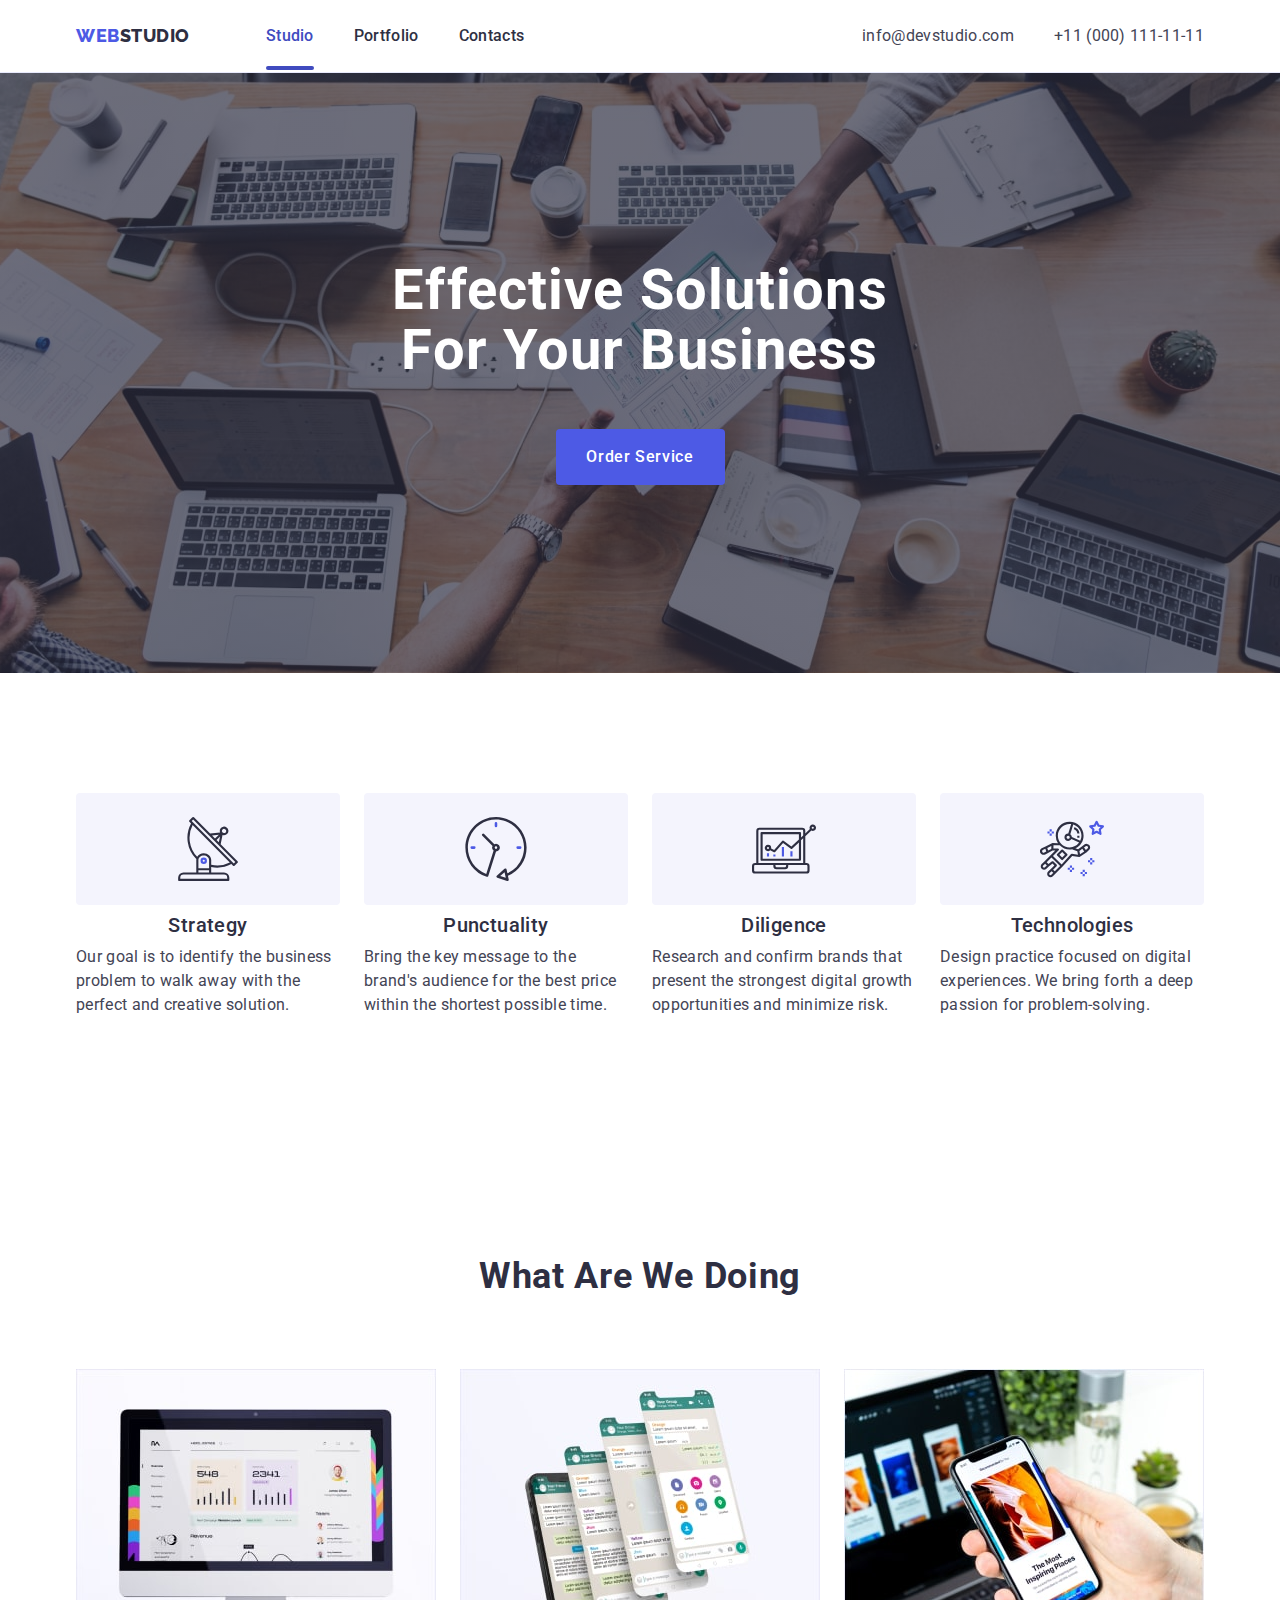
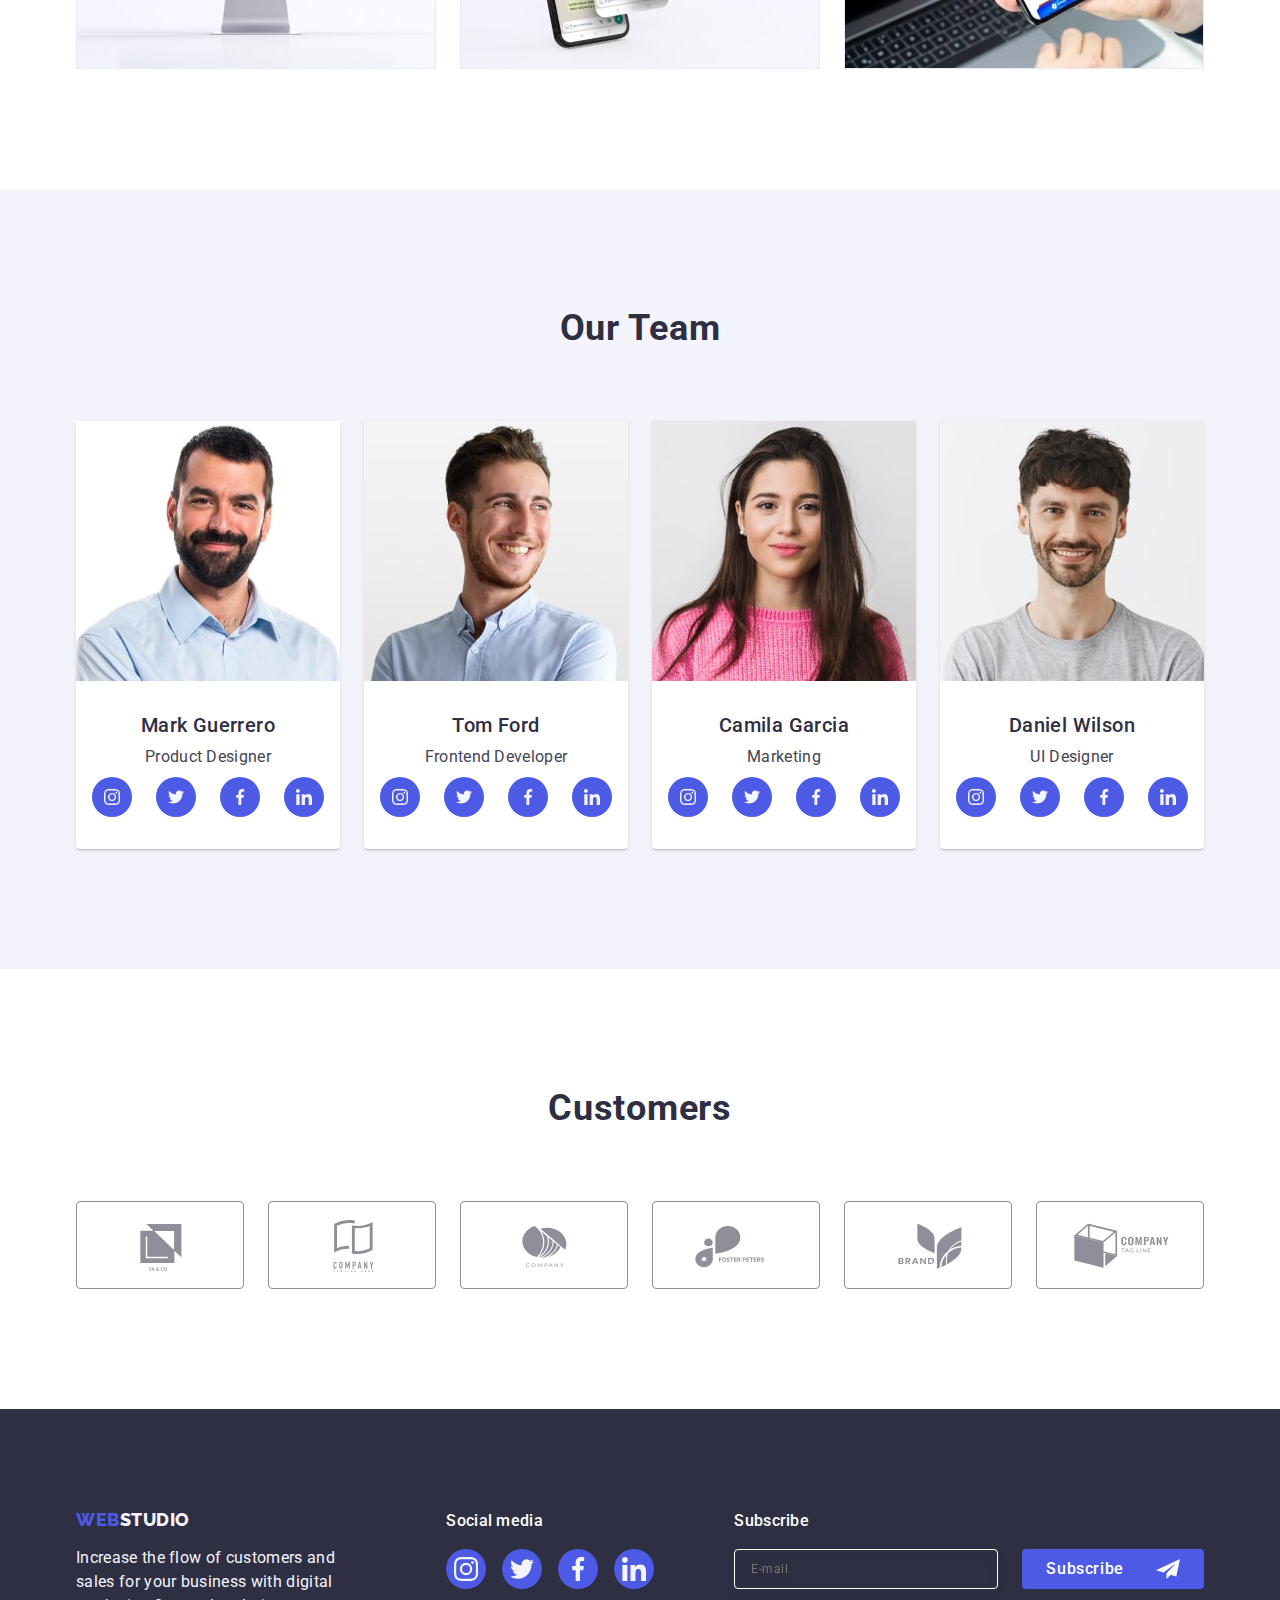
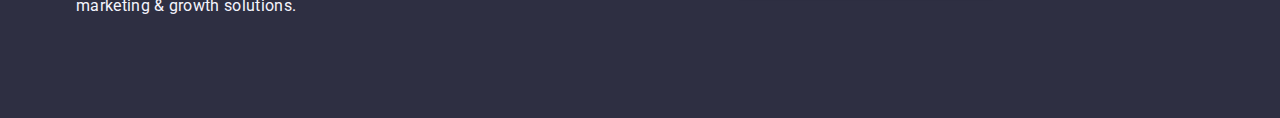
<file: index.html>
<!DOCTYPE html>
<html lang="en">
  <head>
    <meta charset="UTF-8" />
    <meta name="viewport" content="width=device-width, initial-scale=1.0" />
    <meta name="description" content="Effective Solutions for Your Business" />
    <title>Web Studio</title>

    <link
      rel="stylesheet"
      href="https://cdn.jsdelivr.net/npm/modern-normalize@2.0.0/modern-normalize.min.css" />
    <link rel="stylesheet" href="./css/styles.css" />
    <link rel="preconnect" href="https://fonts.googleapis.com" />
    <link rel="preconnect" href="https://fonts.gstatic.com" crossorigin />
    <link
      href="https://fonts.googleapis.com/css2?family=Roboto:wght@400;500;700&display=swap"
      rel="stylesheet" />
    <link
      href="https://fonts.googleapis.com/css2?family=Raleway:wght@800&family=Roboto:wght@400;500;700&display=swap"
      rel="stylesheet" />
  </head>
  <body>
    <header class="header">
      <div class="header-container container">
        <nav class="menu">
          <a class="link logo" href="./index.html"
            >Web<span class="logo-header-studio">Studio</span></a
          >
          <ul class="menu-list list">
            <li class="menu-list-item">
              <a class="menu-list-link current link" href="./index.html"
                >Studio</a
              >
            </li>
            <li class="menu-list-item">
              <a class="menu-list-link link" href="./portfolio.html"
                >Portfolio</a
              >
            </li>
            <li class="menu-list-item">
              <a class="menu-list-link link" href="">Contacts</a>
            </li>
          </ul>
        </nav>
        <address class="contacts">
          <ul class="contacts-list list">
            <li>
              <a class="link contacts-link" href="mailto:info@devstudio.com"
                >info@devstudio.com</a
              >
            </li>
            <li>
              <a class="link contacts-link" href="tel:+110001111111"
                >+11 (000) 111-11-11</a
              >
            </li>
          </ul>
        </address>
        <button class="menu-button button menu-toggle" aria-expanded="false"
          aria-controls="mobile-menu" type="button" data-menu-open>
          <svg class="menu-icon" width="32" height="22">
            <use href="./images/icons.svg#icon-menu"></use>
          </svg>
        </button>
      </div>
    </header>
    <main>
      <section class="intro-section section">
        <div class="intro-section-container container">
          <h1 class="intro-title title">
            Effective Solutions for Your Business
          </h1>
          <button class="order-button button" type="button" data-modal-open>
            Order Service
          </button>
        </div>
      </section>
      <section class="principles-section section">
        <div class="principles-section-container container">
          <h2 class="principles-section-title section-title visually-hidden">
            Our principles
          </h2>
          <ul class="principles-list list">
            <li class="principles-card">
              <div class="principles-icon-container">
                <svg class="principles-icon" width="64" height="64">
                  <use href="./images/icons.svg#icon-antenna"></use>
                </svg>
              </div>
              <h3 class="principles-list-title list-title">Strategy</h3>
              <p class="principles-text text">
                Our goal is to identify the business problem to walk away with
                the perfect and creative solution.
              </p>
            </li>
            <li class="principles-card">
              <div class="principles-icon-container">
                <svg class="principles-icon" width="64" height="64">
                  <use href="./images/icons.svg#icon-clock"></use>
                </svg>
              </div>
              <h3 class="principles-list-title list-title">Punctuality</h3>
              <p class="principles-text text">
                Bring the key message to the brand's audience for the best price
                within the shortest possible time.
              </p>
            </li>
            <li class="principles-card">
              <div class="principles-icon-container">
                <svg class="principles-icon" width="64" height="64">
                  <use href="./images/icons.svg#icon-diagram"></use>
                </svg>
              </div>
              <h3 class="principles-list-title list-title">Diligence</h3>
              <p class="principles-text text">
                Research and confirm brands that present the strongest digital
                growth opportunities and minimize risk.
              </p>
            </li>
            <li class="principles-card">
              <div class="principles-icon-container">
                <svg class="principles-icon" width="64" height="64">
                  <use href="./images/icons.svg#icon-astronaut"></use>
                </svg>
              </div>
              <h3 class="principles-list-title list-title">Technologies</h3>
              <p class="principles-text text">
                Design practice focused on digital experiences. We bring forth a
                deep passion for problem-solving.
              </p>
            </li>
          </ul>
        </div>
      </section>
      <section class="doing-section section">
        <div class="doing-section-container container">
          <h2 class="doing-section-title section-title">What are we doing</h2>
          <ul class="doing-list list">
            <li class="doing-card">
              <img
                src="./images/doing-img-1-min.jpg"
                alt="Computer monitor"
                width="360"
                height="300" />
            </li>
            <li class="doing-card">
              <img
                src="./images/doing-img-2-min.jpg"
                alt="Smartphone screen "
                width="360"
                height="300" />
            </li>
            <li class="doing-card">
              <img
                src="./images/doing-img-3-min.jpg"
                alt="Smartphone in hand"
                width="360"
                height="300" />
            </li>
          </ul>
        </div>
      </section>
      <section class="team-section section">
        <div class="team-section-container container">
          <h2 class="team-section-title section-title">Our Team</h2>
          <ul class="team-list list">
            <li class="team-list-card">
              <img
                src="./images/team-img-1-min.jpg"
                alt="Mark Guerrero"
                width="264"
                height="260" />
              <div class="team-card-container">
                <h3 class="team-list-title list-title">Mark Guerrero</h3>
                <p class="team-list-text text">Product Designer</p>
                <ul class="team-list-contacts-list list">
                  <li class="team-contacts-list-item">
                    <a class="team-contacts-list-link" href="">
                      <svg class="team-contacts-icon" width="16" height="16">
                        <use href="./images/icons.svg#icon-instagram"></use>
                      </svg>
                    </a>
                  </li>
                  <li class="team-contacts-list-item">
                    <a class="team-contacts-list-link" href="">
                      <svg class="team-contacts-icon" width="16" height="16">
                        <use href="./images/icons.svg#icon-twitter"></use>
                      </svg>
                    </a>
                  </li>
                  <li class="team-contacts-list-item">
                    <a class="team-contacts-list-link" href="">
                      <svg class="team-contacts-icon" width="16" height="16">
                        <use href="./images/icons.svg#icon-facebook"></use>
                      </svg>
                    </a>
                  </li>
                  <li class="team-contacts-list-item">
                    <a class="team-contacts-list-link" href="">
                      <svg class="team-contacts-icon" width="16" height="16">
                        <use href="./images/icons.svg#icon-linkedin"></use>
                      </svg>
                    </a>
                  </li>
                </ul>
              </div>
            </li>
            <li class="team-list-card">
              <img
                src="./images/team-img-2-min.jpg"
                alt="Tom Ford"
                width="264"
                height="260" />
              <div class="team-card-container">
                <h3 class="team-list-title list-title">Tom Ford</h3>
                <p class="team-list-text text">Frontend Developer</p>
                <ul class="team-list-contacts-list list">
                  <li class="team-contacts-list-item">
                    <a class="team-contacts-list-link" href="">
                      <svg class="team-contacts-icon" width="16" height="16">
                        <use href="./images/icons.svg#icon-instagram"></use>
                      </svg>
                    </a>
                  </li>
                  <li class="team-contacts-list-item">
                    <a class="team-contacts-list-link" href="">
                      <svg class="team-contacts-icon" width="16" height="16">
                        <use href="./images/icons.svg#icon-twitter"></use>
                      </svg>
                    </a>
                  </li>
                  <li class="team-contacts-list-item">
                    <a class="team-contacts-list-link" href="">
                      <svg class="team-contacts-icon" width="16" height="16">
                        <use href="./images/icons.svg#icon-facebook"></use>
                      </svg>
                    </a>
                  </li>
                  <li class="team-contacts-list-item">
                    <a class="team-contacts-list-link" href="">
                      <svg class="team-contacts-icon" width="16" height="16">
                        <use href="./images/icons.svg#icon-linkedin"></use>
                      </svg>
                    </a>
                  </li>
                </ul>
              </div>
            </li>
            <li class="team-list-card">
              <img
                src="./images/team-img-3-min.jpg"
                alt="Camila Garcia"
                width="264"
                height="260" />
              <div class="team-card-container">
                <h3 class="team-list-title list-title">Camila Garcia</h3>
                <p class="team-list-text text">Marketing</p>
                <ul class="team-list-contacts-list list">
                  <li class="team-contacts-list-item">
                    <a class="team-contacts-list-link" href="">
                      <svg class="team-contacts-icon" width="16" height="16">
                        <use href="./images/icons.svg#icon-instagram"></use>
                      </svg>
                    </a>
                  </li>
                  <li class="team-contacts-list-item">
                    <a class="team-contacts-list-link" href="">
                      <svg class="team-contacts-icon" width="16" height="16">
                        <use href="./images/icons.svg#icon-twitter"></use>
                      </svg>
                    </a>
                  </li>
                  <li class="team-contacts-list-item">
                    <a class="team-contacts-list-link" href="">
                      <svg class="team-contacts-icon" width="16" height="16">
                        <use href="./images/icons.svg#icon-facebook"></use>
                      </svg>
                    </a>
                  </li>
                  <li class="team-contacts-list-item">
                    <a class="team-contacts-list-link" href="">
                      <svg class="team-contacts-icon" width="16" height="16">
                        <use href="./images/icons.svg#icon-linkedin"></use>
                      </svg>
                    </a>
                  </li>
                </ul>
              </div>
            </li>
            <li class="team-list-card">
              <img
                src="./images/team-img-4-min.jpg"
                alt="Daniel Wilson"
                width="264"
                height="260" />
              <div class="team-card-container">
                <h3 class="team-list-title list-title">Daniel Wilson</h3>
                <p class="team-list-text text">UI Designer</p>
                <ul class="team-list-contacts-list list">
                  <li class="team-contacts-list-item">
                    <a class="team-contacts-list-link" href="">
                      <svg class="team-contacts-icon" width="16" height="16">
                        <use href="./images/icons.svg#icon-instagram"></use>
                      </svg>
                    </a>
                  </li>
                  <li class="team-contacts-list-item">
                    <a class="team-contacts-list-link" href="">
                      <svg class="team-contacts-icon" width="16" height="16">
                        <use href="./images/icons.svg#icon-twitter"></use>
                      </svg>
                    </a>
                  </li>
                  <li class="team-contacts-list-item">
                    <a class="team-contacts-list-link" href="">
                      <svg class="team-contacts-icon" width="16" height="16">
                        <use href="./images/icons.svg#icon-facebook"></use>
                      </svg>
                    </a>
                  </li>
                  <li class="team-contacts-list-item">
                    <a class="team-contacts-list-link" href="">
                      <svg class="team-contacts-icon" width="16" height="16">
                        <use href="./images/icons.svg#icon-linkedin"></use>
                      </svg>
                    </a>
                  </li>
                </ul>
              </div>
            </li>
          </ul>
        </div>
      </section>
      <section class="customers-section section">
        <div class="customers-section-container container">
          <h2 class="customers-section-title section-title">Customers</h2>
          <ul class="customers-list list">
            <li class="customers-list-card">
              <a class="customers-list-card-link link" href="">
                <svg class="customers-icon" width="104" height="56">
                  <use href="./images/icons.svg#icon-Logo1"></use>
                </svg>
              </a>
            </li>
            <li class="customers-list-card">
              <a class="customers-list-card-link link" href="">
                <svg class="customers-icon" width="104" height="56">
                  <use href="./images/icons.svg#icon-Logo2"></use>
                </svg>
              </a>
            </li>
            <li class="customers-list-card">
              <a class="customers-list-card-link link" href="">
                <svg class="customers-icon" width="104" height="56">
                  <use href="./images/icons.svg#icon-Logo3"></use>
                </svg>
              </a>
            </li>
            <li class="customers-list-card">
              <a class="customers-list-card-link link" href="">
                <svg class="customers-icon" width="104" height="56">
                  <use href="./images/icons.svg#icon-Logo4"></use>
                </svg>
              </a>
            </li>
            <li class="customers-list-card">
              <a class="customers-list-card-link link" href="">
                <svg class="customers-icon" width="104" height="56">
                  <use href="./images/icons.svg#icon-Logo5"></use>
                </svg>
              </a>
            </li>
            <li class="customers-list-card">
              <a class="customers-list-card-link link" href="">
                <svg class="customers-icon" width="104" height="56">
                  <use href="./images/icons.svg#icon-Logo6"></use>
                </svg>
              </a>
            </li>
          </ul>
        </div>
      </section>
    </main>
    <footer class="footer">
      <div class="footer-container container">
       <div class="footer-content-container">
          <div class="footer-text-container-logo footer-text-container">
            <a class="logo-footer logo link" href="./index.html"
              >Web<span class="logo-footer-studio">Studio</span></a
            >
            <p class="footer-text-caption footer-text text">
              Increase the flow of customers and sales for your business with
              digital marketing &#38; growth solutions.
            </p>
          </div>
          <div class="footer-text-container">
            <p class="footer-text-contacts footer-text text">Social media</p>
            <ul class="footer-list-contacts-list list">
              <li class="footer-contacts-list-item">
                <a class="footer-contacts-list-link" href="">
                  <svg class="footer-contacts-icon" width="24" height="24">
                    <use href="./images/icons.svg#icon-instagram"></use>
                  </svg>
                </a>
              </li>
              <li class="footer-contacts-list-item">
                <a class="footer-contacts-list-link" href="">
                  <svg class="footer-contacts-icon" width="24" height="24">
                    <use href="./images/icons.svg#icon-twitter"></use>
                  </svg>
                </a>
              </li>
              <li class="footer-contacts-list-item">
                <a class="footer-contacts-list-link" href="">
                  <svg class="footer-contacts-icon" width="24" height="24">
                    <use href="./images/icons.svg#icon-facebook"></use>
                  </svg>
                </a>
              </li>
              <li class="footer-contacts-list-item">
                <a class="footer-contacts-list-link" href="">
                  <svg class="footer-contacts-icon" width="24" height="24">
                    <use href="./images/icons.svg#icon-linkedin"></use>
                  </svg>
                </a>
              </li>
            </ul>
          </div>
          <div class="footer-text-container-subcribe footer-text-container">
            <p class="footer-text-subscribe footer-text text">Subscribe</p>
            <form class="footer-form">
              <label class="subscribe-footer-label">
                <input
                  class="footer-form-input"
                  name="user-email"
                  type="email"
                  placeholder="E-mail" />
              </label>
              <button class="order-button subscribe-button" type="submit">
                Subscribe<svg class="telegram-icon" width="24" height="24">
                  <use href="./images/icons.svg#icon-telegram"></use>
                </svg>
              </button>
            </form>
          </div>
       </div>
      </div>
    </footer>
   <div class="backdrop-menu   backdrop  is-hidden" data-menu >
      <div class="menu-container js-menu-container" >
        <button class="modal-close-button menu-toggle "          
 type="button" data-menu-close >
          <svg class="button-close-icon" width="8" height="8">
            <use href="./images/icons.svg#icon-close"></use>
          </svg>
        </button>
         <ul class="mobile-menu-list list">
              <li class="mobile-menu-list-item">
                <a class="mobile-menu-list-link link" href="./index.html"
                  >Studio</a
                >
              </li>
              <li class="mobile-menu-list-item">
                <a class="mobile-menu-list-link link" href="./portfolio.html"
                  >Portfolio</a
                >
              </li>
              <li class="mobile-menu-list-item">
                <a class="mobile-menu-list-link link" href="">Contacts</a>
          
              </li>
            </ul>
          </nav>
          <address class="mobile-contacts">
            <ul class="mobile-contacts-list list">
              <li>
                <a class="mobile-menu-mail-link link mobile-contacts-link" href="mailto:info@devstudio.com"
                  >info@devstudio.com</a
                >
              </li>
              <li>
                <a class="mobile-menu-list-link link mobile-contacts-link" href="tel:+110001111111"
                  >+11 (000) 111-11-11</a
                >
              </li>
            </ul>
          </address>
           <ul class="mobile-list-contacts-list list">
              <li class="mobile-contacts-list-item">
                <a class="mobile-contacts-list-link" href="">
                  <svg class="mobile-contacts-icon" width="24" height="24">
                    <use href="./images/icons.svg#icon-instagram"></use>
                  </svg>
                </a>
              </li>
              <li class="mobile-contacts-list-item">
                <a class="mobile-contacts-list-link" href="">
                  <svg class="mobile-contacts-icon" width="24" height="24">
                    <use href="./images/icons.svg#icon-twitter"></use>
                  </svg>
                </a>
              </li>
              <li class="mobile-contacts-list-item">
                <a class="mobile-contacts-list-link" href="">
                  <svg class="mobile-contacts-icon" width="24" height="24">
                    <use href="./images/icons.svg#icon-facebook"></use>
                  </svg>
                </a>
              </li>
              <li class="mobile-contacts-list-item">
                <a class="mobile-contacts-list-link" href="">
                  <svg class="mobile-contacts-icon" width="24" height="24">
                    <use href="./images/icons.svg#icon-linkedin"></use>
                  </svg>
                </a>
              </li>
            </ul>
      </div>
   </div>
    <div class="backdrop is-hidden" data-modal>
      <div class="modal">
        <button class="modal-close-button" type="button" data-modal-close>
          <svg class="button-close-icon" width="8" height="8">
            <use href="./images/icons.svg#icon-close"></use>
          </svg>
        </button>
        <p class="modal-title">Leave your contacts and we will call you back</p>
        <form class="modal-form">
          <div class="label-container">
            <label for="user-name" class="modal-label"> Name </label>

            <div class="modal-input-wrap">
              <input
                class="modal-input"
                name="user-name"
                id="user-name"
                type="text"
                required />
              <svg class="modal-icon" width="18" height="24">
                <use href="./images/icons.svg#icon-person"></use>
              </svg>
            </div>
          </div>

          <div class="label-container">
            <label for="user-phone" class="modal-label"> Phone </label>

            <div class="modal-input-wrap">
              <input
                class="modal-input"
                name="user-phone"
                id="user-phone"
                type="tel"
                required />
              <svg class="modal-icon" width="18" height="24">
                <use href="./images/icons.svg#icon-phone"></use>
              </svg>
            </div>
          </div>

          <div class="label-container">
            <label for="user-email" class="modal-label"> Email </label>

            <div class="modal-input-wrap">
              <input
                class="modal-input"
                name="user-email"
                id="user-email"
                type="email"
                required />
              <svg class="modal-icon" width="18" height="24">
                <use href="./images/icons.svg#icon-email"></use>
              </svg>
            </div>
          </div>

          <div class="label-container label-container-comment">
            <label for="user-comment" class="modal-label"> Comment </label>

            <textarea
              class="modal-comment"
              name="user-comment"
              id="user-comment"
              placeholder="Text input"></textarea>
          </div>
          <div class="modal-field">
            <input
              class="modal-check visually-hidden"
              type="checkbox"
              id="user-privacy"
              name="user-privacy"
              value="true"
              required />
            <label for="user-privacy" class="modal-check-text">
              <span class="check-icon-space">
                <svg class="check-icon" width="10" height="8">
                  <use href="./images/icons.svg#icon-check"></use>
                </svg>
              </span>
              I accept the terms and conditions of the
              <a class="modal-check-link" href=""> &#32; Privacy Policy</a>
            </label>
          </div>
          <button class="order-button modal-send-button" type="submit">
            Send
          </button>
        </form>
      </div>
    </div>
    <script src="./js/modal.js"></script>
    <script src="./js/mobile-menu.js"></script>
  </body>
</html>
</file>
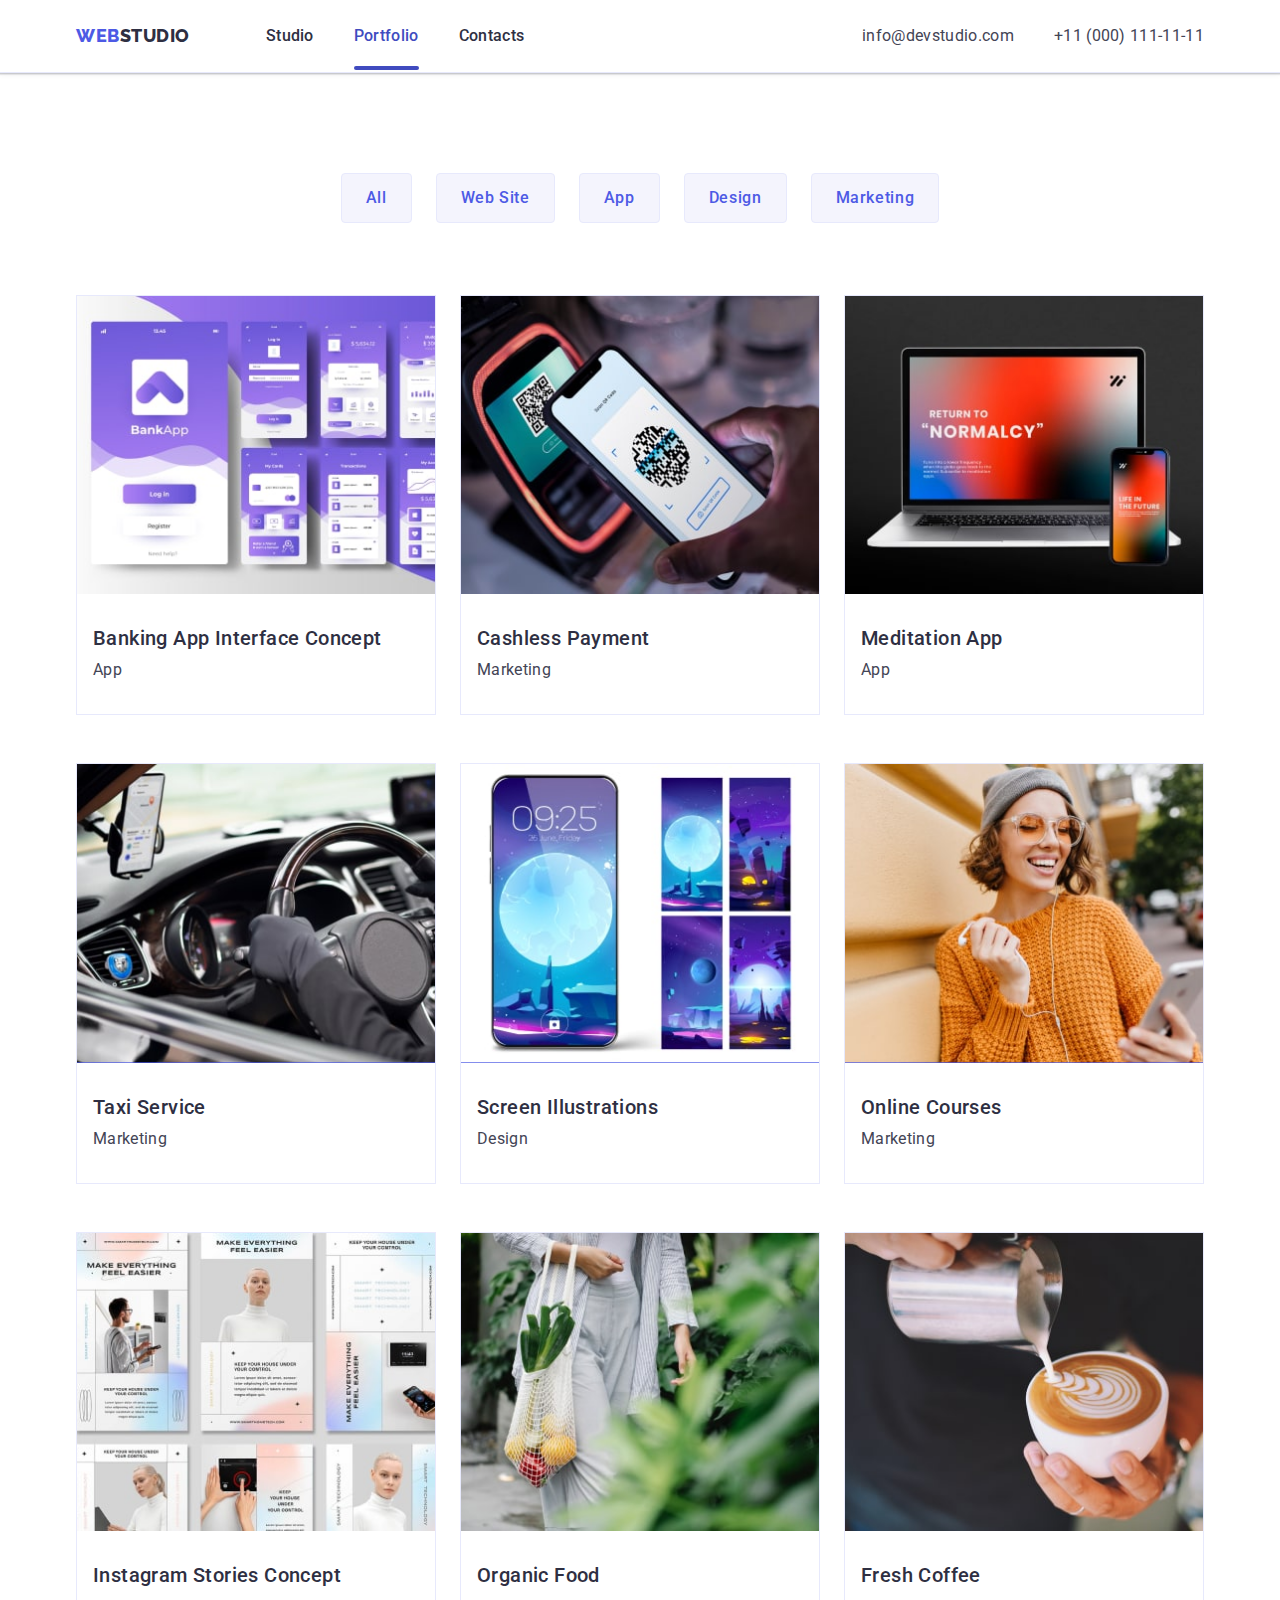
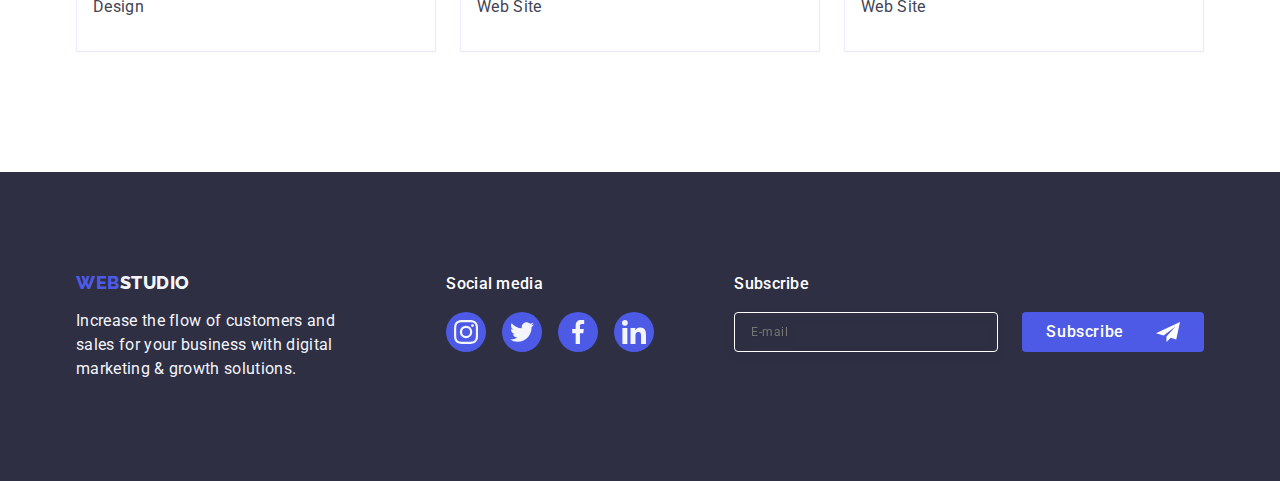
<file: portfolio.html>
<!DOCTYPE html>
<html lang="en">
  <head>
    <meta charset="UTF-8" />
    <meta name="viewport" content="width=device-width, initial-scale=1.0" />
    <meta name="description" content="Effective Solutions for Your Business" />
    <title>Web Studio</title>
    <link
      rel="stylesheet"
      href="https://cdn.jsdelivr.net/npm/modern-normalize@2.0.0/modern-normalize.min.css" />
    <link rel="stylesheet" href="./css/styles.css" />
    <link rel="preconnect" href="https://fonts.googleapis.com" />
    <link rel="preconnect" href="https://fonts.gstatic.com" crossorigin />
    <link
      href="https://fonts.googleapis.com/css2?family=Roboto:wght@400;500;700&display=swap"
      rel="stylesheet" />
    <link
      href="https://fonts.googleapis.com/css2?family=Raleway:wght@800&family=Roboto:wght@400;500;700&display=swap"
      rel="stylesheet" />
  </head>
  <body>
    <header class="header">
      <div class="header-container container">
        <nav class="menu">
          <a class="link logo" href="./index.html"
            >Web<span class="logo-header-studio">Studio</span></a
          >
          <ul class="menu-list list">
            <li class="menu-list-item">
              <a class="menu-list-link link" href="./index.html">Studio</a>
            </li>
            <li class="menu-list-item">
              <a class="menu-list-link current link" href="./portfolio.html"
                >Portfolio</a
              >
            </li>
            <li class="menu-list-item">
              <a class="menu-list-link link" href="">Contacts</a>
            </li>
          </ul>
        </nav>
        <address class="contacts">
          <ul class="contacts-list list">
            <li>
              <a class="link contacts-link" href="mailto:info@devstudio.com"
                >info@devstudio.com</a
              >
            </li>
            <li>
              <a class="link contacts-link" href="tel:+110001111111"
                >+11 (000) 111-11-11</a
              >
            </li>
          </ul>
        </address>
        <button class="menu-button button js-open-menu" type="button" data-menu-open>
          <svg class="menu-icon" width="32" height="22">
            <use href="./images/icons.svg#icon-menu"></use>
          </svg>
        </button>
      </div>
    </header>
    <main>
      <section class="portfolio-section section">
        <div class="portfolio-section-container container">
          <h1 class="visually-hidden">Our portfolios</h1>
          <ul class="portfolio-button-list list">
            <li>
              <button class="filter-button button" type="button">All</button>
            </li>
            <li>
              <button class="filter-button button" type="button">
                Web Site
              </button>
            </li>
            <li>
              <button class="filter-button button" type="button">App</button>
            </li>
            <li>
              <button class="filter-button button" type="button">Design</button>
            </li>
            <li>
              <button class="filter-button button" type="button">
                Marketing
              </button>
            </li>
          </ul>
          <ul class="porfolio-list list">
            <li class="portfolio-card">
              <a class="portfolio-card-link link" href="">
                <div class="portfolio-img-container">
                  <img
                    src="./images/portfolio-img-1-min.jpg"
                    alt="Banking App Interface Concept"
                    width="360"
                    height="300" />
                  <p class="portfolio-card-caption">
                    14 Stylish and User-Friendly App Design Concepts · Task
                    Manager App · Calorie Tracker App · Exotic Fruit Ecommerce
                    App · Cloud Storage App
                  </p>
                </div>

                <div class="portfolio-card-container">
                  <h2 class="porfolio-list-title">
                    Banking App Interface Concept
                  </h2>
                  <p class="porfolio-list-text text">App</p>
                </div>
              </a>
            </li>
            <li class="portfolio-card">
              <a class="portfolio-card-link link" href="">
                <div class="portfolio-img-container">
                  <img
                    src="./images/portfolio-img-2-min.jpg"
                    alt="Cashless Payment"
                    width="360"
                    height="300" />
                  <p class="portfolio-card-caption">
                    14 Stylish and User-Friendly App Design Concepts · Task
                    Manager App · Calorie Tracker App · Exotic Fruit Ecommerce
                    App · Cloud Storage App
                  </p>
                </div>
                <div class="portfolio-card-container">
                  <h2 class="porfolio-list-title">Cashless Payment</h2>
                  <p class="porfolio-list-text text">Marketing</p>
                </div>
              </a>
            </li>
            <li class="portfolio-card">
              <a class="portfolio-card-link link" href="">
                <div class="portfolio-img-container">
                  <img
                    src="./images/portfolio-img-3-min.jpg"
                    alt="Meditation App"
                    width="360"
                    height="300" />
                  <p class="portfolio-card-caption">
                    14 Stylish and User-Friendly App Design Concepts · Task
                    Manager App · Calorie Tracker App · Exotic Fruit Ecommerce
                    App · Cloud Storage App
                  </p>
                </div>
                <div class="portfolio-card-container">
                  <h2 class="porfolio-list-title">Meditation App</h2>
                  <p class="porfolio-list-text text">App</p>
                </div>
              </a>
            </li>
            <li class="portfolio-card">
              <a class="portfolio-card-link link" href="">
                <div class="portfolio-img-container">
                  <img
                    src="./images/portfolio-img-4-min.jpg"
                    alt="Taxi Service"
                    width="360"
                    height="300" />
                  <p class="portfolio-card-caption">
                    14 Stylish and User-Friendly App Design Concepts · Task
                    Manager App · Calorie Tracker App · Exotic Fruit Ecommerce
                    App · Cloud Storage App
                  </p>
                </div>
                <div class="portfolio-card-container">
                  <h2 class="porfolio-list-title">Taxi Service</h2>
                  <p class="porfolio-list-text text">Marketing</p>
                </div>
              </a>
            </li>
            <li class="portfolio-card">
              <a class="portfolio-card-link link" href="">
                <div class="portfolio-img-container">
                  <img
                    src="./images/portfolio-img-5-min.jpg"
                    alt="Screen Illustrations"
                    width="360"
                    height="300" />
                  <p class="portfolio-card-caption">
                    14 Stylish and User-Friendly App Design Concepts · Task
                    Manager App · Calorie Tracker App · Exotic Fruit Ecommerce
                    App · Cloud Storage App
                  </p>
                </div>
                <div class="portfolio-card-container">
                  <h2 class="porfolio-list-title">Screen Illustrations</h2>
                  <p class="porfolio-list-text text">Design</p>
                </div>
              </a>
            </li>
            <li class="portfolio-card">
              <a class="portfolio-card-link link" href="">
                <div class="portfolio-img-container">
                  <img
                    src="./images/portfolio-img-6-min.jpg"
                    alt="Online Courses"
                    width="360"
                    height="300" />
                  <p class="portfolio-card-caption">
                    14 Stylish and User-Friendly App Design Concepts · Task
                    Manager App · Calorie Tracker App · Exotic Fruit Ecommerce
                    App · Cloud Storage App
                  </p>
                </div>
                <div class="portfolio-card-container">
                  <h2 class="porfolio-list-title">Online Courses</h2>
                  <p class="porfolio-list-text text">Marketing</p>
                </div>
              </a>
            </li>
            <li class="portfolio-card">
              <a class="portfolio-card-link link" href="">
                <div class="portfolio-img-container">
                  <img
                    src="./images/portfolio-img-7-min.jpg"
                    alt="Instagram Stories Concept"
                    width="360"
                    height="300" />
                  <p class="portfolio-card-caption">
                    14 Stylish and User-Friendly App Design Concepts · Task
                    Manager App · Calorie Tracker App · Exotic Fruit Ecommerce
                    App · Cloud Storage App
                  </p>
                </div>
                <div class="portfolio-card-container">
                  <h2 class="porfolio-list-title">Instagram Stories Concept</h2>
                  <p class="porfolio-list-text text">Design</p>
                </div>
              </a>
            </li>
            <li class="portfolio-card-link portfolio-card">
              <a class="portfolio-card-link link" href="">
                <div class="portfolio-img-container">
                  <img
                    src="./images/portfolio-img-8-min.jpg"
                    alt="Organic Food"
                    width="360"
                    height="300" />
                  <p class="portfolio-card-caption">
                    14 Stylish and User-Friendly App Design Concepts · Task
                    Manager App · Calorie Tracker App · Exotic Fruit Ecommerce
                    App · Cloud Storage App
                  </p>
                </div>
                <div class="portfolio-card-container">
                  <h2 class="porfolio-list-title">Organic Food</h2>
                  <p class="porfolio-list-text text">Web Site</p>
                </div>
              </a>
            </li>
            <li class="portfolio-card">
              <a class="portfolio-card-link link" href="">
                <div class="portfolio-img-container">
                  <img
                    src="./images/portfolio-img-9-min.jpg"
                    alt="Fresh Coffee"
                    width="360"
                    height="300" />
                  <p class="portfolio-card-caption">
                    14 Stylish and User-Friendly App Design Concepts · Task
                    Manager App · Calorie Tracker App · Exotic Fruit Ecommerce
                    App · Cloud Storage App
                  </p>
                </div>
                <div class="portfolio-card-container">
                  <h2 class="porfolio-list-title">Fresh Coffee</h2>
                  <p class="porfolio-list-text text">Web Site</p>
                </div>
              </a>
            </li>
          </ul>
        </div>
      </section>
    </main>
    <footer class="footer">
      <div class="footer-container container">
       <div class="footer-content-container">
          <div class="footer-text-container-logo footer-text-container">
            <a class="logo-footer logo link" href="./index.html"
              >Web<span class="logo-footer-studio">Studio</span></a
            >
            <p class="footer-text-caption footer-text text">
              Increase the flow of customers and sales for your business with
              digital marketing &#38; growth solutions.
            </p>
          </div>
          <div class="footer-text-container">
            <p class="footer-text-contacts footer-text text">Social media</p>
            <ul class="footer-list-contacts-list list">
              <li class="footer-contacts-list-item">
                <a class="footer-contacts-list-link" href="">
                  <svg class="footer-contacts-icon" width="24" height="24">
                    <use href="./images/icons.svg#icon-instagram"></use>
                  </svg>
                </a>
              </li>
              <li class="footer-contacts-list-item">
                <a class="footer-contacts-list-link" href="">
                  <svg class="footer-contacts-icon" width="24" height="24">
                    <use href="./images/icons.svg#icon-twitter"></use>
                  </svg>
                </a>
              </li>
              <li class="footer-contacts-list-item">
                <a class="footer-contacts-list-link" href="">
                  <svg class="footer-contacts-icon" width="24" height="24">
                    <use href="./images/icons.svg#icon-facebook"></use>
                  </svg>
                </a>
              </li>
              <li class="footer-contacts-list-item">
                <a class="footer-contacts-list-link" href="">
                  <svg class="footer-contacts-icon" width="24" height="24">
                    <use href="./images/icons.svg#icon-linkedin"></use>
                  </svg>
                </a>
              </li>
            </ul>
          </div>
          <div class="footer-text-container-subcribe footer-text-container">
            <p class="footer-text-subscribe footer-text text">Subscribe</p>
            <form class="footer-form">
              <label class="subscribe-footer-label">
                <input
                  class="footer-form-input"
                  name="user-email"
                  type="email"
                  placeholder="E-mail" />
              </label>
              <button class="order-button subscribe-button" type="submit">
                Subscribe<svg class="telegram-icon" width="24" height="24">
                  <use href="./images/icons.svg#icon-telegram"></use>
                </svg>
              </button>
            </form>
          </div>
       </div>
      </div>
    </footer>
    <div class="backdrop-menu backdrop  is-hidden" data-menu>
      <div class="menu-container js-menu-container">
        <button class="modal-close-button menu-toggle "          
 type="button" data-menu-close >
          <svg class="button-close-icon" width="8" height="8">
            <use href="./images/icons.svg#icon-close"></use>
          </svg>
        </button>
         <ul class="mobile-menu-list list">
              <li class="mobile-menu-list-item">
                <a class="mobile-menu-list-link link" href="./index.html"
                  >Studio</a
                >
              </li>
              <li class="mobile-menu-list-item">
                <a class="mobile-menu-list-link link" href="./portfolio.html"
                  >Portfolio</a
                >
              </li>
              <li class="mobile-menu-list-item">
                <a class="mobile-menu-list-link link" href="">Contacts</a>
          
              </li>
            </ul>
          </nav>
          <address class="mobile-contacts">
            <ul class="mobile-contacts-list list">
              <li>
                <a class="mobile-menu-mail-link link mobile-contacts-link" href="mailto:info@devstudio.com"
                  >info@devstudio.com</a
                >
              </li>
              <li>
                <a class="mobile-menu-list-link link mobile-contacts-link" href="tel:+110001111111"
                  >+11 (000) 111-11-11</a
                >
              </li>
            </ul>
          </address>
           <ul class="mobile-list-contacts-list list">
              <li class="mobile-contacts-list-item">
                <a class="mobile-contacts-list-link" href="">
                  <svg class="mobile-contacts-icon" width="24" height="24">
                    <use href="./images/icons.svg#icon-instagram"></use>
                  </svg>
                </a>
              </li>
              <li class="mobile-contacts-list-item">
                <a class="mobile-contacts-list-link" href="">
                  <svg class="mobile-contacts-icon" width="24" height="24">
                    <use href="./images/icons.svg#icon-twitter"></use>
                  </svg>
                </a>
              </li>
              <li class="mobile-contacts-list-item">
                <a class="mobile-contacts-list-link" href="">
                  <svg class="mobile-contacts-icon" width="24" height="24">
                    <use href="./images/icons.svg#icon-facebook"></use>
                  </svg>
                </a>
              </li>
              <li class="mobile-contacts-list-item">
                <a class="mobile-contacts-list-link" href="">
                  <svg class="mobile-contacts-icon" width="24" height="24">
                    <use href="./images/icons.svg#icon-linkedin"></use>
                  </svg>
                </a>
              </li>
            </ul>
      </div>
   </div>
   <script src="./js/mobile-menu.js"></script>
  </body>
</html>
</file>
<file: css/styles.css>
*,
*::before,
*::after {
  box-sizing: border-box;
}

/**
  |============================
  | Variables
  |============================
*/
:root {
  --primary-font: "Roboto", sans-serif;
  --logo-font: "Raleway", sans-serif;
  --primary-text-color: #434455;
  --accent-text-color: #2e2f42;
  --accent-background-color: #f4f4fd;
  --button-color: #4d5ae5;
  --active-link-color: #404bbf;
  --primary-background-color: #fff;
  --cornflower: #e7e9fc;
  --svg-color: #8e8f99;
}

/**
  |============================
  | Base styles
  |============================
*/
/* reset start */
body {
  color: var(--primary-text-color);
  background-color: var(--primary-background-color);
  font-family: var(--primary-font);
  font-size: 16px;
  /* font-weight: 400; */
  font-weight: 500;
  line-height: 1.5em; /* 150% */
  letter-spacing: 0.32px;
}
@media screen and (min-width: 768px) {
  body {
    font-weight: 400;
  }
}
.list {
  list-style-type: none;
}

.link {
  font-family: inherit;
  text-decoration-line: none;
}
button {
  font-family: inherit;
  cursor: pointer;
}

p,
h1,
h2,
h3,
h4,
h5,
h6 {
  margin-top: 0;
  margin-bottom: 0;
}

ul,
ol {
  padding-left: 0;
  margin-top: o;
  margin-bottom: 0;
  margin: 0 auto;
}
/* reset end */
/**
  |============================
  | Components styles
  |============================
*/
.visually-hidden {
  position: absolute;
  width: 1px;
  height: 1px;
  margin: -1px;
  border: 0;
  padding: 0;
  white-space: nowrap;
  clip-path: inset(100%);
  clip: rect(0 0 0 0);
  overflow: hidden;
}

.container {
  width: 100%;
  /* max-width: 428px; */
  padding: 96px 16px;

  margin: 0 auto;
}
@media screen and (min-width: 768px) {
  .container {
    max-width: 736px;
  }
  .list-title {
    text-align: start;
  }
}

@media screen and (min-width: 1158px) {
  .container {
    max-width: 1158px;
    padding: 120px 15px;
  }
}
img {
  display: block;
  max-width: 100%;
  height: auto;
}

.text {
  color: var(--primary-text-color);
}

/* TITLE */
.title {
  font-size: 56px;
  line-height: 1.07em; /* 107.143% */
  letter-spacing: 1.12px;
}

.section-title {
  color: var(--accent-text-color);
  text-align: center;
  font-size: 36px;
  line-height: 1.11em; /* 111.111% */
  letter-spacing: 0.72px;
  text-transform: capitalize;
}

.list-title {
  color: var(--accent-text-color);
  font-size: 20px;
  font-weight: 500;
  line-height: 1.2em; /* 120% */
  letter-spacing: 0.4px;
  /* color: var(--accent-text-color);
  text-align: center;
  font-size: 36px;
  line-height: 1.11em; /* 111.111% */
  /* letter-spacing: 0.72px;
  text-transform: capitalize; */
}

/* LINK */
.link {
  color: var(--accent-text-color);
  font-size: 16px;
  line-height: 1.5;
  letter-spacing: 0.02em;
}

a {
  transition-property: color;
}

a:focus,
a:hover {
  color: var(--active-link-color);
}

/* LOGO */
.logo {
  margin-right: 76px;
  color: var(--button-color);
  font-family: var(--logo-font);
  font-size: 18px;
  font-weight: 800;
  line-height: 1.17em; /* 116.667% */
  letter-spacing: 0.54px;
  text-transform: uppercase;
}

/**
 |============================
 | HEADER
 |============================
*/
.header {
  box-shadow: 0px 2px 1px rgba(46, 47, 66, 0.08),
    0px 1px 1px rgba(46, 47, 66, 0.16), 0px 1px 6px rgba(46, 47, 66, 0.08);
}

.header-container {
  padding: 0px 16px;
  display: flex;
  align-items: center;
}

.menu {
  display: flex;
  align-items: center;
}

.logo-header-studio {
  color: var(--accent-text-color);
}

.menu-button {
  width: 32px;
  height: 22px;
  border: none;
  background-color: transparent;
  padding: 0;
  margin: 24px 0;
}

.menu-icon {
  fill: var(--accent-text-color);
  stroke: var(--accent-text-color);
}
.menu-list {
  margin-block-start: 0;
  gap: 40px;
  font-weight: 500;
  display: flex;
  align-items: center;
  gap: 40px;
  padding: 24px 0;
  display: none;
}

.menu-list-link {
  padding: 24px 0;
  position: relative;
  color: var(--accent-text-color);
  transition: color 250ms cubic-bezier(0.4, 0, 0.2, 1);
}

.current {
  color: var(--active-link-color);
}
.current::after {
  content: "";
  width: 100%;
  height: 4px;
  position: absolute;
  left: 0;
  bottom: -1px;
  border-radius: 2px;
  background: var(--active-link-color);
}

.contacts-list {
  margin: 0;
  display: flex;
  gap: 40px;
  display: none;
}

.header {
  border-bottom: 1px solid var(--cornflower);
}

.contacts {
  margin-left: auto;
  font-style: normal;
}

.contacts-link {
  color: var(--primary-text-color);
  transition: color 250ms cubic-bezier(0.4, 0, 0.2, 1);
}

@media screen and (min-width: 768px) {
  .menu-button {
    display: none;
  }
  .menu-list {
    display: flex;
  }
  .contacts-list {
    display: flex;
    flex-direction: column;
    gap: 12px;
  }
  .contacts-link {
    font-size: 12px;
    font-weight: 400;
    line-height: 1.17px;
    letter-spacing: 0.48px;
  }
}

@media screen and (min-width: 1158px) {
  .contacts-list {
    flex-direction: row;
    gap: 40px;
  }
  .header-container {
    padding: 0 15px;
  }
  .contacts-link {
    font-size: 16px;
    line-height: 1.5px;
    letter-spacing: 0.32px;
  }
}
/**
 |============================
 | INTRO SECTION
 |============================
*/

.intro-section {
  background-color: var(--accent-text-color);
  color: var(--primary-background-color);
  text-align: center;
  background-image: linear-gradient(
      rgba(46, 47, 66, 0.7),
      rgba(46, 47, 66, 0.7)
    ),
    url(../images/bg-mob-min.jpg);
  background-repeat: no-repeat;
  background-position: center;
  background-size: cover;
}
.intro-section-container {
  padding: 112px 54px;
}
.intro-title {
  margin: 0 auto;
  max-width: 496px;
  text-align: center;
  font-size: 36px;
  line-height: 1.11em;
  letter-spacing: 0.72px;
  text-transform: capitalize;
  margin-bottom: 72px;
}

.order-button {
  margin: 0 auto;
  display: block;
  min-width: 169px;
  height: 56px;
  border: none;
  border-radius: 4px;
  background: var(--button-color);
  color: var(--primary-background-color);
  font-size: 16px;
  font-weight: 500;
  line-height: 1.5em;
  letter-spacing: 0.64px;
  transition: background-color 250ms cubic-bezier(0.4, 0, 0.2, 1);
}

.order-button:focus,
.order-button:hover {
  background: var(--active-link-color);
}
@media screen and (min-width: 768px) {
  .intro-section {
    background-image: linear-gradient(
        rgba(46, 47, 66, 0.7),
        rgba(46, 47, 66, 0.7)
      ),
      url(../images/bg-tab-min.jpg);
  }
  .intro-section-container {
    padding: 112px 0;
  }
  .intro-title {
    margin-bottom: 36px;
    font-size: 56px;
    line-height: 1.07em;
    letter-spacing: 1.12px;
  }
}

@media screen and (min-width: 1158px) {
  .intro-section {
    background-image: linear-gradient(
        rgba(46, 47, 66, 0.7),
        rgba(46, 47, 66, 0.7)
      ),
      url(../images/background-min.jpg);
  }
  .intro-section-container {
    padding: 188px 0;
  }
  .intro-title {
    margin-bottom: 48px;
  }
}
/**
 |============================
 | PRINCIPLES SECTION
 |============================
*/

.principles-section {
  /* padding: 16px 0; */
}

.principles-icon-container {
  width: 264px;
  height: 112px;
  border-radius: 4px;
  margin-bottom: 8px;
  display: flex;
  justify-content: center;
  align-items: center;
  background-color: var(--accent-background-color);
  display: none;
}

.principles-list {
  display: flex;
  flex-direction: column;
  flex-wrap: wrap;
  gap: 72px;
}

.principles-card {
  /* flex-basis: calc((100% - 3 * 24px) / 4); */
}

.principles-list-title {
  color: var(--accent-text-color);
  text-align: center;
  font-size: 36px;
  line-height: 1.11em; /* 111.111% */
  letter-spacing: 0.72px;
  text-transform: capitalize;
  margin-bottom: 8px;
}

@media screen and(min-width:428px) {
  .container {
    max-width: 396px;
    padding: 96px 16px;
  }
}

@media screen and (min-width: 768px) {
  .principles-list {
    flex-direction: row;
    padding: 0;
    gap: 72px 24px;
  }

  .principles-card {
    flex-basis: calc((100% - 1 * 24px) / 2);
  }
}

@media screen and (min-width: 1158px) {
  .principles-list-title {
    font-size: 20px;
    font-weight: 500;
    line-height: 1.2em; /* 120% */
    letter-spacing: 0.4px;
  }

  .principles-list {
    flex-direction: row;
    padding: 0;
    gap: 24px;
  }

  .principles-icon-container {
    display: flex;
  }
  .principles-card {
    flex-basis: calc((100% - 3 * 24px) / 4);
  }
}
/**
 |============================
 | DOING SECTION
 |============================
*/

.doing-section {
  /* padding-bottom: 120px;
  padding-top: 120px; */
  display: none;
}

.doing-section-title {
  margin-bottom: 72px;
}

.doing-list {
  display: flex;
  gap: 24px;
}

.doing-card {
  flex-basis: calc((100% - 3 * 16px) / 3);
}

@media screen and (min-width: 1158px) {
  .doing-section {
    display: block;
  }
}
/**
 |============================
 | TEAM SECTION
 |============================
*/

.team-section {
  padding-bottom: 0;
  background-color: var(--accent-background-color);
}

.team-section-title {
  margin-bottom: 72px;
}

.team-list {
  display: flex;
  flex-direction: column;
  flex-wrap: wrap;
  justify-content: center;
  align-items: center;
  gap: 24px;
}

.team-list-card {
  max-width: 264px;
  border-radius: 0px 0px 4px 4px;
  background-color: var(--primary-background-color);
  box-shadow: 0px 2px 1px 0px rgba(46, 47, 66, 0.08),
    0px 1px 1px 0px rgba(46, 47, 66, 0.16),
    0px 1px 6px 0px rgba(46, 47, 66, 0.08);
}

.team-card-container {
  padding: 32px 0;
  margin: 0 auto;
  display: flex;
  width: 232px;
  flex-direction: column;
  justify-content: center;
  align-items: center;
  gap: 8px;
}

.team-list-title {
  text-align: center;
}

.team-list-text {
  text-align: center;
}

.team-list-contacts-list {
  display: flex;
  justify-content: center;
  gap: 24px;
}

.team-contacts-list-item {
  height: 40px;
  width: 40px;
}

.team-contacts-list-link {
  width: 100%;
  height: 100%;
  background-color: var(--button-color);
  border-radius: 50%;
  display: flex;
  align-items: center;
  justify-content: center;
  transition: background-color 250ms cubic-bezier(0.4, 0, 0.2, 1);
}

.team-contacts-list-link:hover,
.team-contacts-list-link:focus {
  background-color: #404bbf;
}

.team-contacts-icon {
  fill: var(--accent-background-color);
}
@media screen and (min-width: 768px) {
  .team-list {
    gap: 64px 24px;
    flex-direction: row;
  }
  .team-list-card {
    flex-basis: calc((100% - 24px) / 2);
  }
}
/**
 |============================
 | CUSTOMERS SECTION
 |============================
*/

/* .customers-section {
} */

.customers-section-title {
  text-align: center;
  margin-bottom: 72px;
}

.customers-list {
  display: flex;
  flex-direction: row;
  flex-wrap: wrap;
  justify-content: center;
  align-items: center;
  gap: 72px 16px;
}

.customers-list-card {
  width: 190px;
  height: 88px;
  flex-basis: calc((100% - 16px) / 2);
}

.customers-icon {
  fill: #8e8f99;
  transition-property: fill;
}

.customers-list-card-link {
  width: 100%;
  height: 100%;
  display: flex;
  justify-content: center;
  align-items: center;
  border-radius: 4px;
  border: 1px solid #8e8f99;
  color: var(--svg-color);
  transition: border-color 250ms cubic-bezier(0.4, 0, 0.2, 1),
    color 250ms cubic-bezier(0.4, 0, 0.2, 1);
}

a:hover .customers-icon,
a:focus .customers-icon {
  fill: var(--active-link-color);
}

.customers-list-card-link:hover,
.customers-list-card-link:focus {
  border-color: var(--active-link-color);
}
@media screen and (min-width: 428px) {
  .customers-list-card {
    max-width: 190px;
  }
}

@media screen and (min-width: 768px) {
  .customers-list {
    gap: 72px 24px;
  }
  .customers-list-card {
    max-width: 168px;
    flex-basis: calc((100% - 48px) / 3);
  }
}

@media screen and (min-width: 1158px) {
  .customers-list-card {
    flex-basis: calc((100% - 120px) / 6);
  }
}
/**
 |============================
 | PORTFOLIO SECTION
 |============================
*/

.portfolio-section-container {
  padding: 48px 16px;
}

.portfolio-button-list {
  display: flex;
  flex-wrap: wrap;
  justify-content: start;
  gap: 16px 24px;
  margin: 0 auto;
  margin-bottom: 48px;
}

.filter-button {
  flex-basis: calc((100% - 48px) / 3);
  padding: 12px 24px;
  border: 1px solid var(--cornflower);
  border-radius: 4px;
  background: var(--accent-background-color);
  color: var(--button-color);
  text-align: center;
  font-size: 16px;
  font-weight: 500;
  line-height: 1.5em; /* 150% */
  letter-spacing: 0.64px;
  transition: color 250ms cubic-bezier(0.4, 0, 0.2, 1),
    background-color 250ms cubic-bezier(0.4, 0, 0.2, 1),
    border-color 250ms cubic-bezier(0.4, 0, 0.2, 1),
    box-shadow 250ms cubic-bezier(0.4, 0, 0.2, 1);
}

.filter-button:hover,
.filter-button:focus {
  border-color: transparent;
  background: var(--active-link-color);
  color: var(--primary-background-color);
  box-shadow: 0px 3px 1px rgba(0, 0, 0, 0.1), 0px 2px 1px rgba(0, 0, 0, 0.08),
    0px 2px 2px rgba(0, 0, 0, 0.12);
}

.porfolio-list {
  display: flex;
  flex-wrap: wrap;
  column-gap: 24px;
  row-gap: 48px;
  justify-content: center;
}

.portfolio-card {
  border: 1px solid var(--cornflower);
  /* width: calc((100% - 48px) / 3); */
}

.portfolio-img-container {
  position: relative;
  overflow: hidden;
}

.portfolio-card-link {
  display: block;
  transition: box-shadow 250ms cubic-bezier(0.4, 0, 0.2, 1);
}

.portfolio-card-caption {
  position: absolute;
  top: 0;
  padding: 40px 32px;
  background-color: #4d5ae5;
  color: var(--accent-background-color);
  height: 100%;
  width: 100%;
  transform: translateY(100%);
  transition: transform 250ms cubic-bezier(0.4, 0, 0.2, 1);
}

.portfolio-card-link:hover .portfolio-card-caption,
.portfolio-card-link:focus .portfolio-card-caption {
  transform: translateY(0%);
}

.portfolio-card-link:hover,
.portfolio-card-link:focus {
  box-shadow: 0px 2px 1px 0px rgba(46, 47, 66, 0.08),
    0px 1px 1px 0px rgba(46, 47, 66, 0.16),
    0px 1px 6px 0px rgba(46, 47, 66, 0.08);
}

.portfolio-card-container {
  padding: 32px 16px;

  border-top: none;
}

.porfolio-list-title {
  margin-bottom: 8px;
  color: var(--accent-text-color);
  font-size: 20px;
  font-weight: 500;
  line-height: 1.2em; /* 120% */
  letter-spacing: 0.4px;
}

@media screen and (min-width: 428px) and (max-width: 768px) {
  .portfolio-button-list {
    max-width: 360px;
  }
}
@media screen and (min-width: 768px) {
  .portfolio-section-container {
    padding-top: 64px;
    padding-bottom: 96px;
  }
  .portfolio-button-list {
    flex-wrap: nowrap;
    justify-content: center;
    gap: 24px;
    margin-bottom: 64px;
  }

  .filter-button {
    flex-basis: calc((100% - 96px) / 5);
  }
  .porfolio-list {
    flex-direction: row;
    justify-content: start;
    column-gap: 24px;
    row-gap: 72px;
  }
  .portfolio-card {
    flex-basis: calc((100% - 24px) / 2);
  }
}

@media screen and (min-width: 1158px) {
  .portfolio-section-container {
    padding: 100px 15px 120px 15px;
  }
  .portfolio-button-list {
    margin-bottom: 72px;
  }
  .porfolio-list {
    row-gap: 48px;
  }
  .portfolio-card {
    flex-basis: calc((100% - 48px) / 3);
  }
}
/**
 |============================
 | FOOTER
 |============================
*/

.footer {
  background-color: var(--accent-text-color);
  color: var(--accent-background-color);
}

.footer-container {
  display: flex;
  flex-direction: column;
  flex-wrap: wrap;
  gap: 72px;
  align-items: center;
}
.footer-content-container {
  width: 100%;
  display: flex;
  flex-direction: column;
  gap: 72px;
}
.footer-text-container {
  margin: 0 auto;
}
/* .footer-text-container {
  margin-right: 80px;
} */

/* CAPTION */
.footer-text {
  text-align: center;
  max-width: 264px;
  color: var(--accent-background-color);
}

/* LOGO */
.logo-footer {
  display: flex;
  justify-content: center;
  margin: 0 auto;
  margin-bottom: 16px;
}

.logo-footer-studio {
  color: var(--accent-background-color);
}
.footer-text-caption {
  text-align: left;
}
.footer-list-contacts-list {
  display: flex;
  gap: 16px;
}

.footer-text-contacts {
  margin-bottom: 16px;
  font-weight: 500;
  color: var(--primary-background-color);
}

.footer-contacts-list-link {
  width: 100%;
  height: 100%;
  display: flex;
  align-items: center;
  justify-content: center;
  border-radius: 50%;
  background-color: var(--button-color);
  transition: background-color 250ms cubic-bezier(0.4, 0, 0.2, 1);
}

.footer-contacts-list-item {
  width: 40px;
  height: 40px;
  transition: background-color 250ms cubic-bezier(0.4, 0, 0.2, 1);
}

.footer-contacts-list-link:hover,
.footer-contacts-list-link:focus {
  background-color: #31d0aa;
}

.footer-contacts-icon {
  fill: var(--accent-background-color);
}

.footer-text-container-subcribe {
  width: 100%;
}

.subscribe-footer-label {
  gap: 24px;
}

.footer-text-subscribe {
  margin: 0 auto;
  margin-bottom: 16px;
  font-weight: 500;
  color: var(--primary-background-color);
}

.footer-form {
  width: 100%;
  display: flex;
  flex-direction: column;
  gap: 16px;
}

.footer-form-input {
  width: 100%;
  height: 40px;
  padding-left: 16px;
  background-color: transparent;
  font-size: 12px;
  line-height: 1.5em;
  letter-spacing: 0.04em;
  border-radius: 4px;
  border: 1px solid var(--primary-background-color);
  filter: drop-shadow(0px 4px 4px rgba(0, 0, 0, 0.15));
}

.footer-form-input:placeholder-shown {
  color: var(--primary-background-color);
}

.subscribe-button {
  min-width: 165px;
  height: 40px;
  display: inline-flex;
  padding: 8px 24px;
  justify-content: center;
  align-items: center;
  gap: 16px;
  margin-top: 0;
}

.telegram-icon {
  fill: var(--primary-background-color);
  margin-left: 16px;
}

@media screen and (min-width: 768px) {
  .footer-content-container {
    width: 552px;
    margin: 0 auto;
    display: flex;
    flex-direction: row;
    flex-wrap: wrap;
    gap: 72px 24px;
  }
  .logo-footer {
    display: inline-block;
  }
  .footer-text-container {
    margin: 0;
  }
  .footer-text {
    text-align: left;
  }

  .footer-container {
    flex-direction: row;
    gap: 72px 24px;
  }
  .footer-text-subscribe {
    margin-left: 0;
  }
  .footer-form {
    flex-direction: row;

    gap: 24px;
  }
  .footer-form-input {
    width: 264px;
  }
  .subscribe-button {
    margin: 0;
  }
}

@media screen and (min-width: 1158px) {
  .footer-container {
    padding-top: 100px;
    padding-bottom: 100px;
    gap: 80px;
    align-items: baseline;
    flex-wrap: nowrap;
  }
  .footer-content-container {
    gap: 80px;
    width: 100%;
    flex-wrap: nowrap;
  }
  .footer-text-caption {
    max-width: 100%;
  }
  /* .footer-text-container-logo {
    margin-right: 120px; */
}

/**
 |============================
 | MODAL STYLES
 |============================
*/
.backdrop {
  position: fixed;
  top: 0;
  width: 100%;
  height: 100%;
  background-color: rgba(46, 47, 66, 0.4);
  transition: opacity 250ms cubic-bezier(0.4, 0, 0.2, 1),
    visibility 250ms cubic-bezier(0.4, 0, 0.2, 1);
}

.modal {
  position: absolute;
  top: 50%;
  left: 50%;
  transform: translate(-50%, -50%);
  width: 100%;
  max-width: 392px;
  min-height: 584px;
  border-radius: 4px;
  background: #fcfcfc;
  box-shadow: 0px 2px 1px 0px rgba(0, 0, 0, 0.2),
    0px 1px 3px 0px rgba(0, 0, 0, 0.12), 0px 1px 1px 0px rgba(0, 0, 0, 0.14);
  transition: transform 250ms cubic-bezier(0.4, 0, 0.2, 1);
  padding: 72px 24px 24px 24px;
}

.modal-title {
  font-weight: 500;
  margin-bottom: 16px;
  text-align: center;
  color: var(--accent-text-color);
}

.modal-close-button {
  position: absolute;
  width: 24px;
  height: 24px;
  border-radius: 50%;
  display: flex;
  align-items: center;
  justify-content: center;
  background-color: #e7e9fc;
  border: 1px solid rgba(0, 0, 0, 0.1);
  padding: 0;
  top: 24px;
  right: 24px;
  transition: background-color 250ms cubic-bezier(0.4, 0, 0.2, 1),
    border 250ms cubic-bezier(0.4, 0, 0.2, 1);
}

.is-hidden {
  opacity: 0;
  visibility: hidden;
  pointer-events: none;
}

.modal-close-button:hover,
.modal-close-button:focus {
  background-color: #404bbf;
  border: none;
}

.button-close-icon {
  transition: fill 250ms cubic-bezier(0.4, 0, 0.2, 1);
}

.modal-close-button:hover .button-close-icon,
.modal-close-button:focus .button-close-icon {
  fill: #ffffff;
}

.modal-form {
  display: flex;
  flex-direction: column;
}

.label-container {
  margin-bottom: 8px;
}

.modal-label {
  color: var(--svg-color);
  font-size: 12px;
  line-height: 1.17em; /* 116.667% */
  letter-spacing: 0.04em;
  margin-bottom: 4px;
  display: block;
}

.modal-input {
  width: 100%;
  height: 40px;
  background-color: transparent;
  border-radius: 4px;
  border: 1px solid rgba(46, 47, 66, 0.4);
  padding-left: 38px;
  padding-right: 16px;
  outline: transparent;
  transition: border-color 250ms cubic-bezier(0.4, 0, 0.2, 1);
}

.modal-input:focus {
  border-color: var(--button-color);
}

.modal-input:focus + .modal-icon {
  fill: var(--button-color);
}

.modal-icon {
  fill: var(--accent-text-color);
  position: absolute;
  left: 16px;
  top: 50%;
  transform: translateY(-50%);
  transition: fill 250ms cubic-bezier(0.4, 0, 0.2, 1);
}

.modal-input-wrap {
  position: relative;
}

.modal-comment {
  width: 100%;
  height: 120px;
  font-size: 12px;
  line-height: 1.17em;
  letter-spacing: 0.04em;
  color: rgba(46, 47, 66, 0.4);
  background-color: transparent;
  border-radius: 4px;
  border: 1px solid rgba(46, 47, 66, 0.4);
  padding: 8px 16px;
  outline: transparent;
  resize: none;
  transition: border-color 250ms cubic-bezier(0.4, 0, 0.2, 1);
}

.modal-comment:focus {
  border-color: var(--button-color);
}

.label-container-comment {
  margin-bottom: 16px;
}

.modal-field {
  margin-bottom: 24px;
}

.modal-check-text {
  color: var(--svg-color);
  font-size: 12px;
  line-height: 1.17em; /* 116.667% */
  letter-spacing: 0.48px;
  margin-bottom: 4px;
  align-items: center;
}

.check-icon-space {
  display: inline-flex;
  width: 16px;
  height: 16px;
  border-radius: 2px;
  border: 1px solid rgba(46, 47, 66, 0.4);
  margin-right: 8px;
  align-items: center;
  justify-content: center;
  fill: transparent;
  transition: background-color 250ms cubic-bezier(0.4, 0, 0.2, 1),
    border 250ms cubic-bezier(0.4, 0, 0.2, 1),
    fill 250ms cubic-bezier(0.4, 0, 0.2, 1);
}

.modal-check:checked + .modal-check-text .check-icon-space {
  border: none;
  background-color: var(--active-link-color);
  fill: var(--accent-background-color);
}

.modal-check-link {
  color: var(--button-color);
}

.modal-send-button {
  margin: 0 auto;
}

@media screen and (min-width: 768px) {
  .modal {
    width: 408px;
  }
}

/**
 |============================
 | MOBILE MENU STYLES
 |============================
*/
.menu-container {
  position: absolute;
  z-index: 20;
  width: 100%;
  min-width: 320px;
  height: 100%;
  padding: 40px;
  background: var(--primary-background-color);
  box-shadow: 0px 1px 6px 0px rgba(46, 47, 66, 0.08),
    0px 1px 1px 0px rgba(46, 47, 66, 0.16),
    0px 2px 1px 0px rgba(46, 47, 66, 0.08);
}

.mobile-menu-list {
  gap: 40px;
  font-weight: 500;
  display: flex;
  flex-direction: column;
  padding-top: 32px;
}

.mobile-menu-list-link {
  font-size: 26px;
  font-weight: 700;
  line-height: 1.11em;
  letter-spacing: 0.72px;
  text-transform: capitalize;
  color: var(--accent-text-color);
  transition: color 250ms cubic-bezier(0.4, 0, 0.2, 1);
}

.mobile-contacts-list {
  position: absolute;
  bottom: 128px;
  margin: 0;
  display: flex;
  flex-direction: column-reverse;
  gap: 40px;
}

.mobile-contacts {
  font-style: normal;
}

.mobile-contacts-link {
  color: var(--primary-text-color);
  transition: color 250ms cubic-bezier(0.4, 0, 0.2, 1);
}

.mobile-menu-mail-link {
  font-size: 20px;
  font-weight: 500;
  line-height: 1.2em;
  letter-spacing: 0.4px;
}

.mobile-list-contacts-list {
  position: absolute;
  bottom: 40px;
  display: flex;
  justify-content: space-between;
  width: calc(100% - 80px);
}

.mobile-contacts-list-link {
  width: 100%;
  height: 100%;
  display: flex;
  align-items: center;
  justify-content: center;
  border-radius: 50%;
  background-color: var(--button-color);
  transition: background-color 250ms cubic-bezier(0.4, 0, 0.2, 1);
}

.mobile-contacts-list-item {
  width: 40px;
  height: 40px;
  transition: background-color 250ms cubic-bezier(0.4, 0, 0.2, 1);
}

.mobile-contacts-list-link:hover,
.mobile-contacts-list-link:focus {
  background-color: #31d0aa;
}

.mobile-contacts-icon {
  fill: var(--accent-background-color);
}
@media screen and (min-width: 428px) {
  .mobile-menu-list-link {
    font-size: 36px;
  }
  .mobile-list-contacts-list {
    gap: 56px;
  }
}
@media screen and (min-width: 768px) {
  .backdrop-menu {
    display: none;
  }
}
</file>
